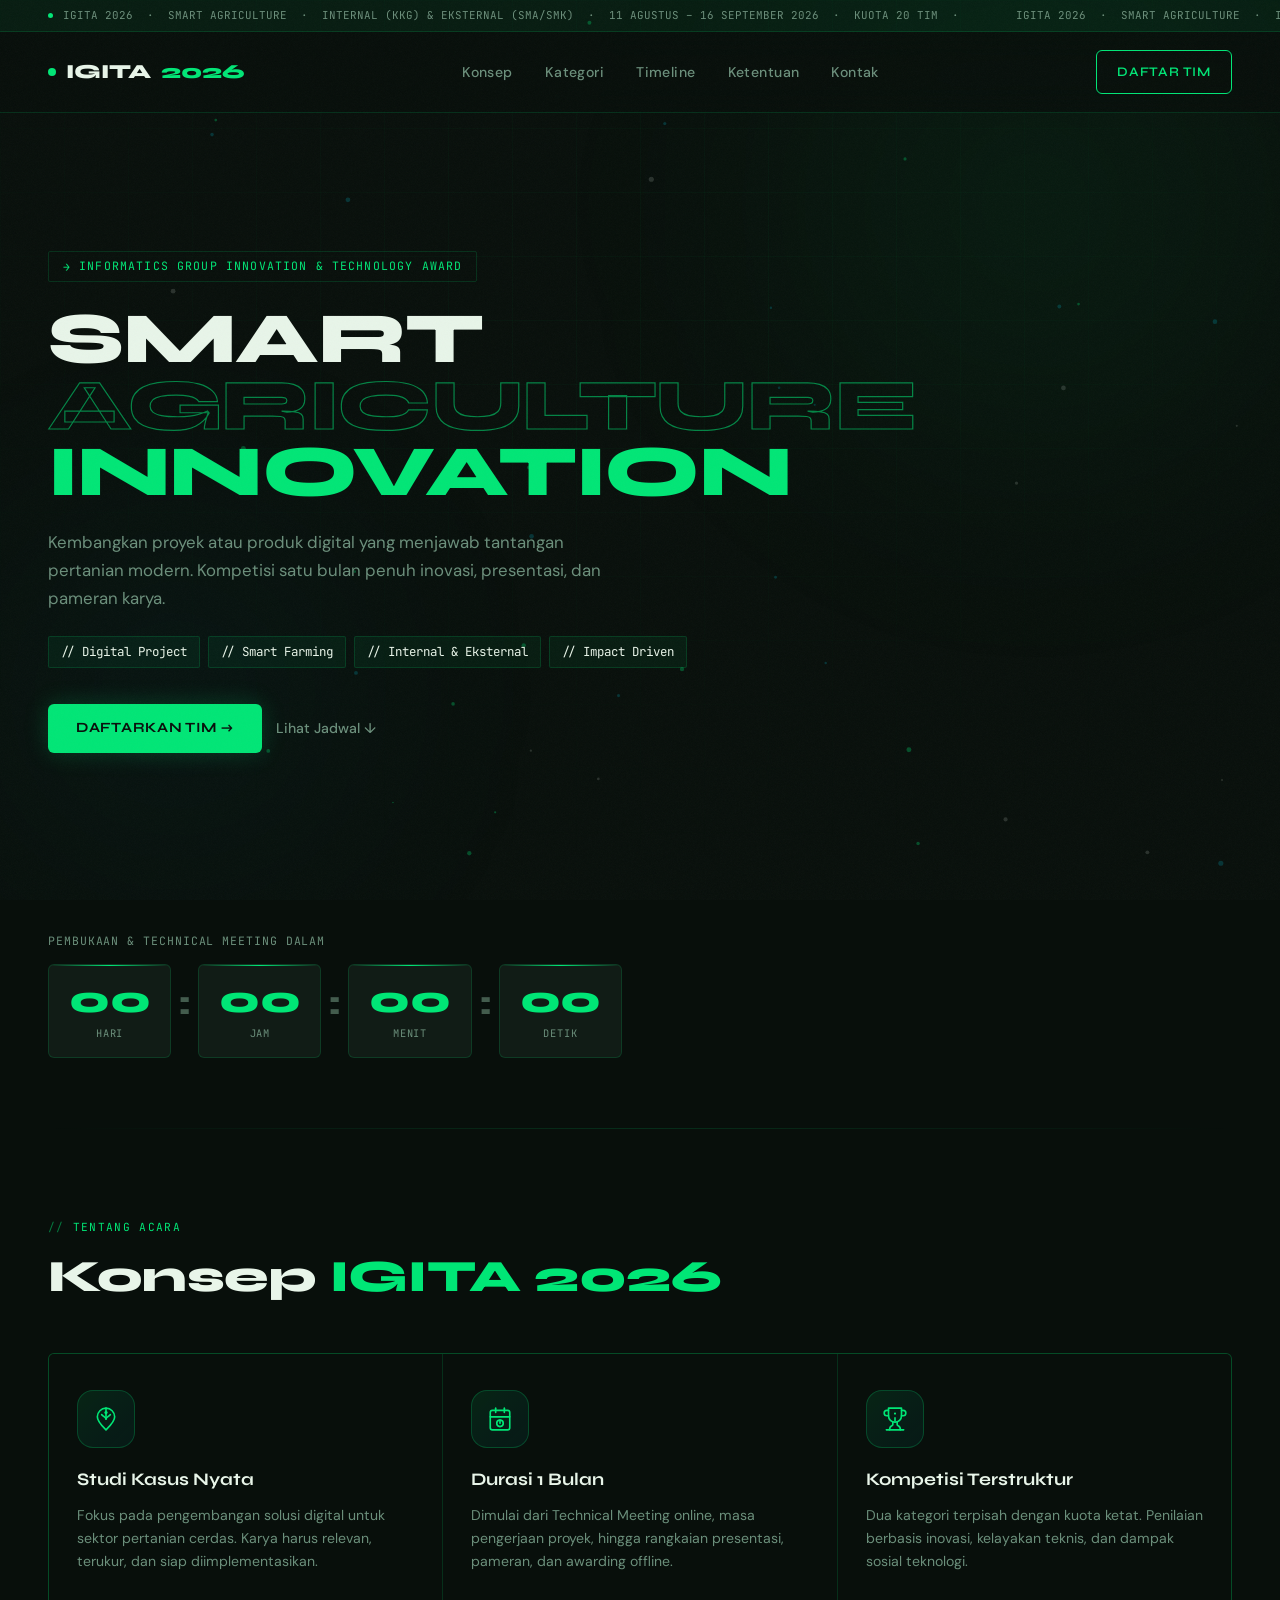
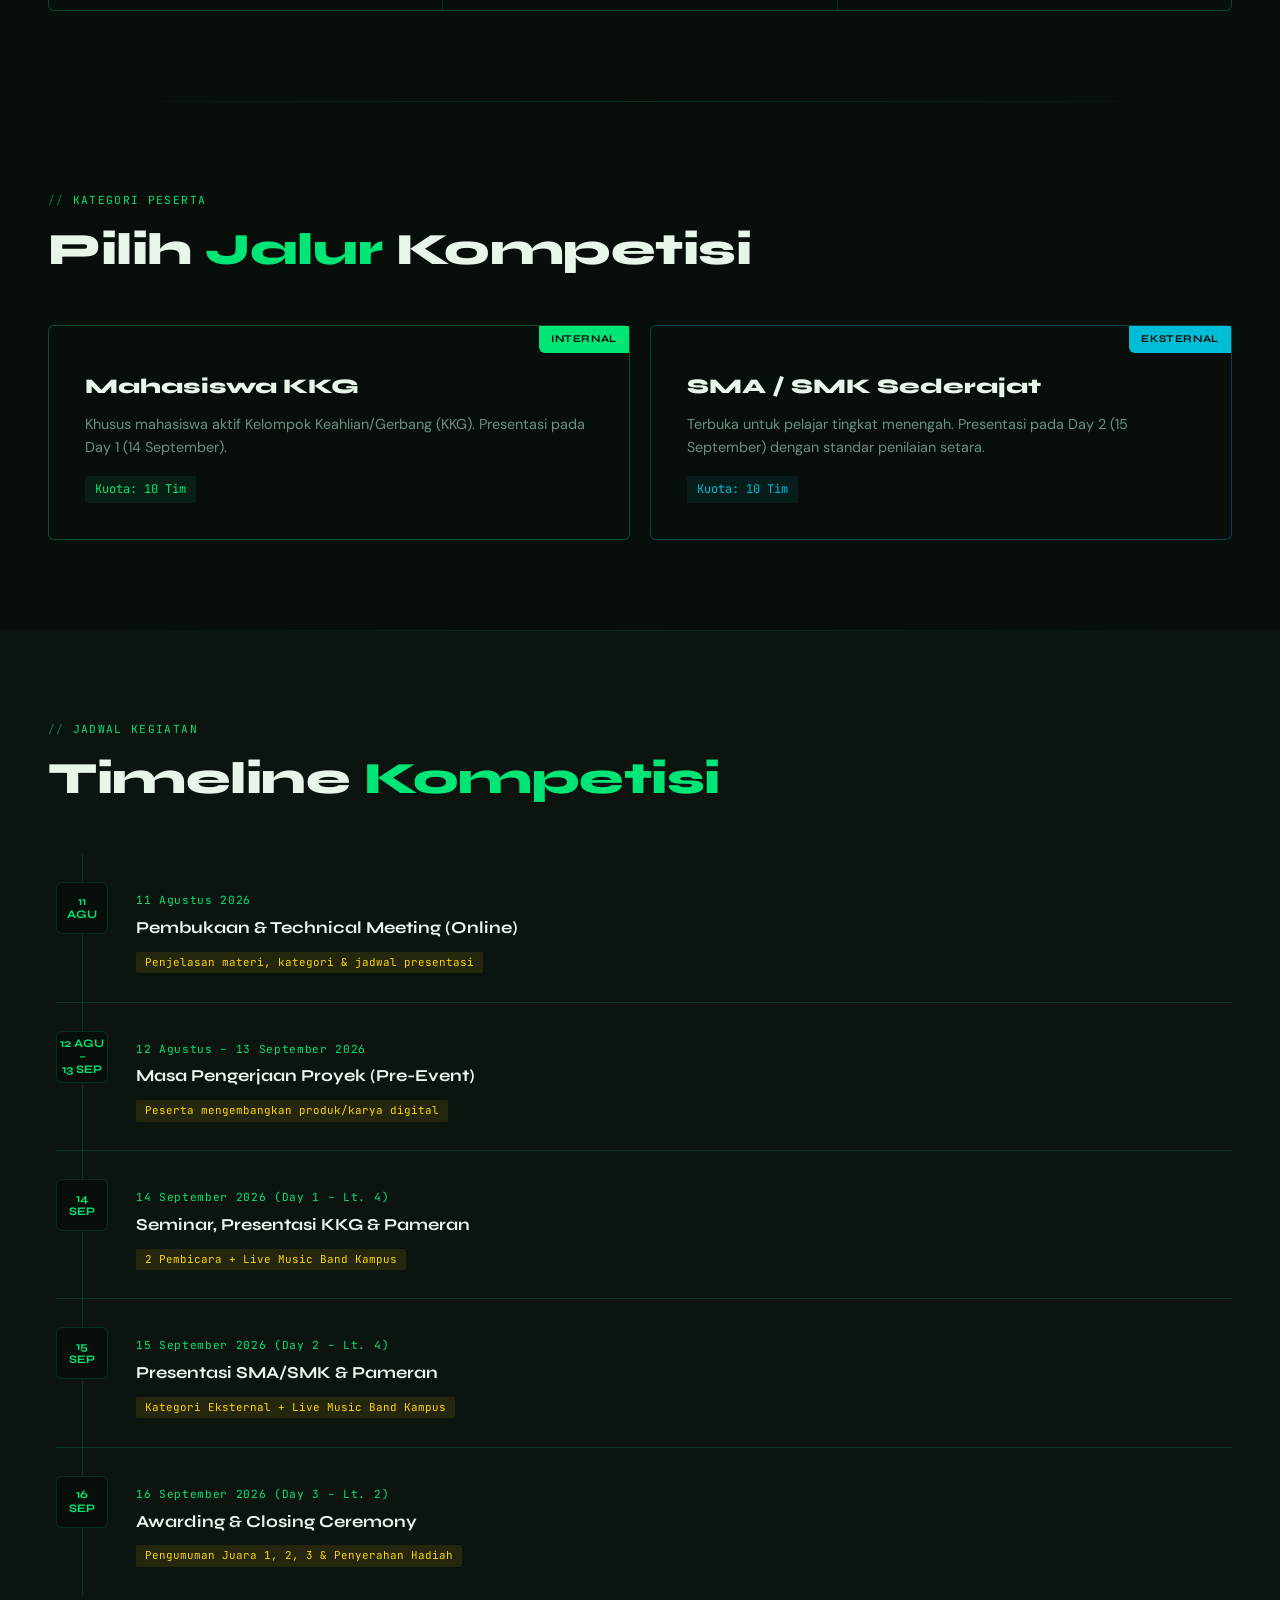
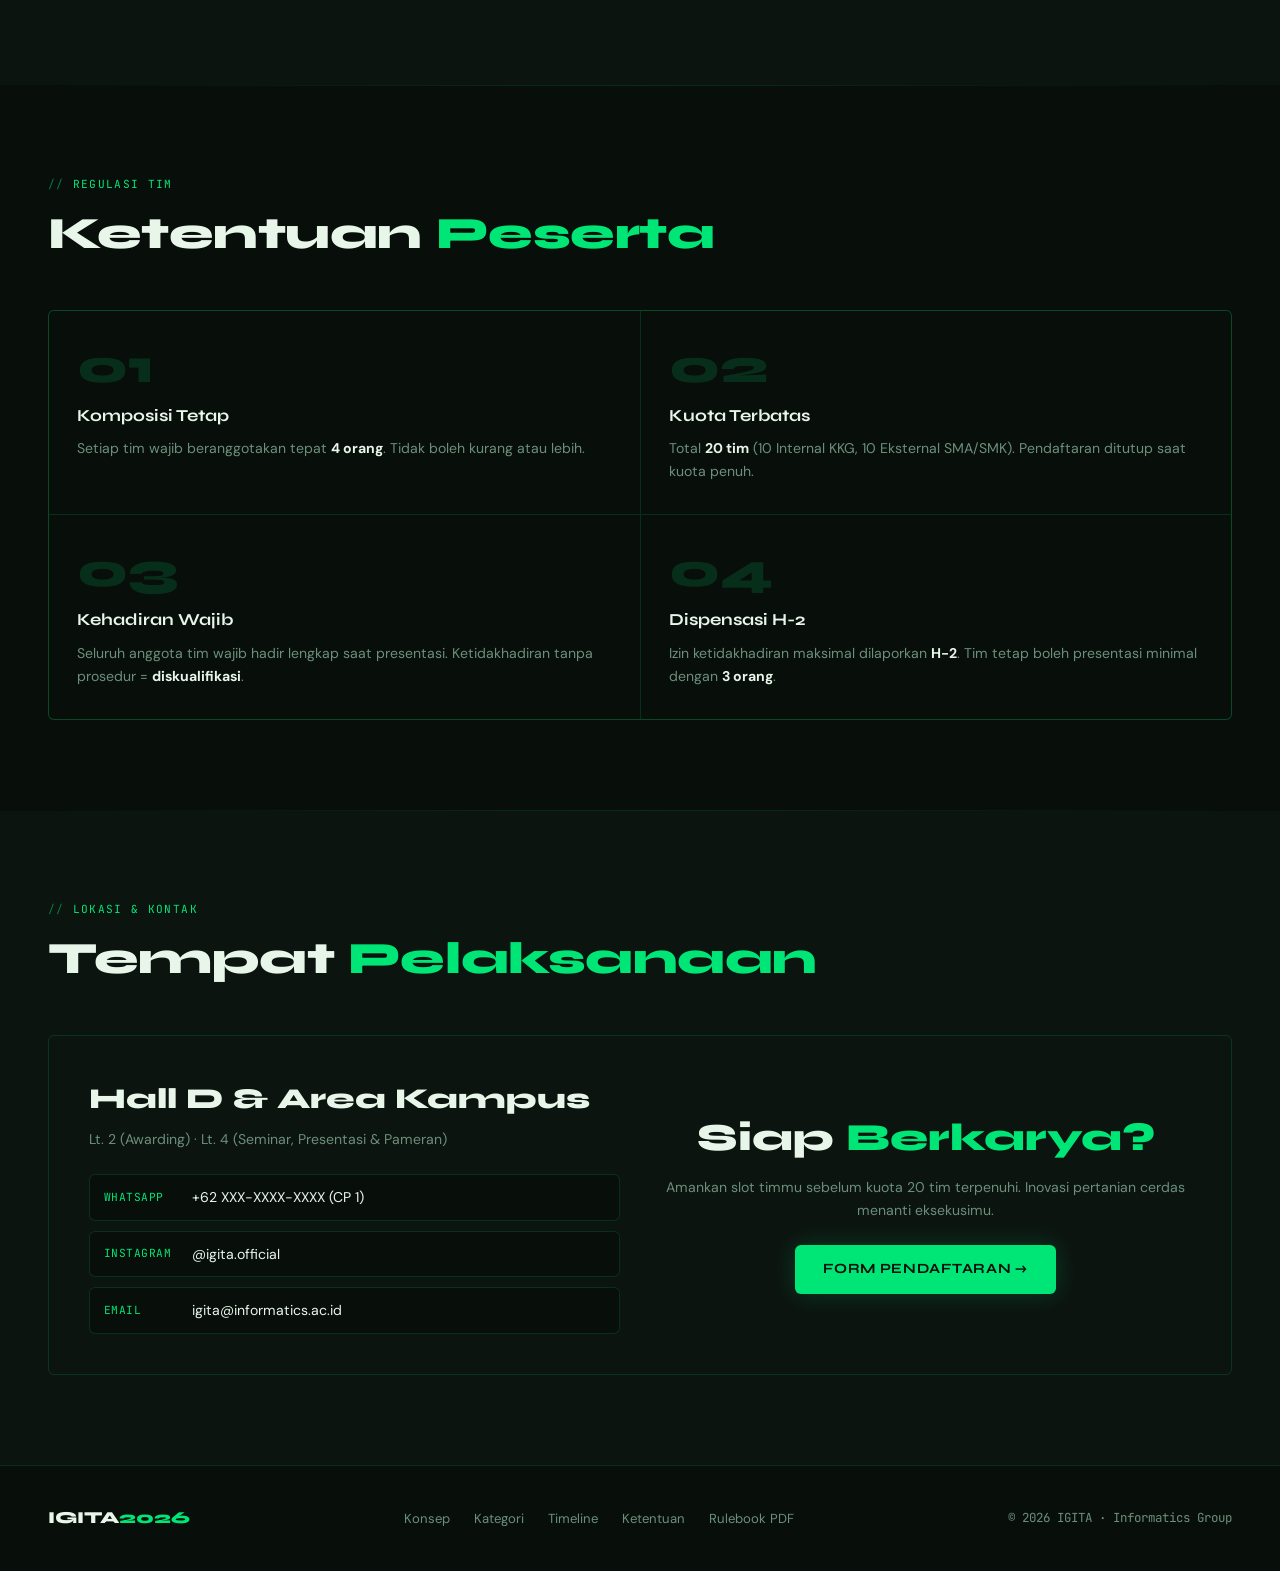
<file: index.html>
<!DOCTYPE html>
<html lang="id">
<head>
  <meta charset="UTF-8">
  <meta name="viewport" content="width=device-width, initial-scale=1.0">
  <title>IGITA 2026 | Informatics Group Innovation & Technology Award</title>
  <meta name="description" content="IGITA 2026: Kompetisi pengembangan proyek digital berbasis Smart Agriculture. Terbuka untuk Mahasiswa KKG & Siswa SMA/SMK. Daftarkan timmu sekarang!">
  <meta property="og:title" content="IGITA 2026 | Smart Agriculture Innovation">
  <meta property="og:description" content="Kompetisi inovasi teknologi pertanian cerdas. 11 Agustus – 16 September 2026. Kuota terbatas 20 tim.">
  <meta property="og:type" content="website">
  <meta name="theme-color" content="#080f0b">
  <link href="https://fonts.googleapis.com/css2?family=Syne:wght@400;600;700;800&family=DM+Sans:wght@300;400;500&family=JetBrains+Mono:wght@400;700&display=swap" rel="stylesheet">
  <link rel="stylesheet" href="style.css">
</head>
<body>

  <a href="#main-content" class="skip-link">Langsung ke konten</a>

  <div class="global-bg" aria-hidden="true">
    <div class="global-grid"></div>
    <div class="global-glow glow-1"></div>
    <div class="global-glow glow-2"></div>
    <canvas id="particle-canvas"></canvas>
  </div>

  <div class="status-bar" aria-hidden="true">
    <div class="status-dot"></div>
    <div class="status-scroll">
      <span>IGITA 2026 &nbsp;·&nbsp; SMART AGRICULTURE &nbsp;·&nbsp; INTERNAL (KKG) &amp; EKSTERNAL (SMA/SMK) &nbsp;·&nbsp; 11 AGUSTUS – 16 SEPTEMBER 2026 &nbsp;·&nbsp; KUOTA 20 TIM &nbsp;·&nbsp;</span>
      <span>IGITA 2026 &nbsp;·&nbsp; SMART AGRICULTURE &nbsp;·&nbsp; INTERNAL (KKG) &amp; EKSTERNAL (SMA/SMK) &nbsp;·&nbsp; 11 AGUSTUS – 16 SEPTEMBER 2026 &nbsp;·&nbsp; KUOTA 20 TIM &nbsp;·&nbsp;</span>
    </div>
  </div>

  <nav id="navbar" aria-label="Navigasi Utama">
    <a href="#" class="nav-logo">
      <div class="dot"></div>
      IGITA<span>2026</span>
    </a>
    <div class="nav-links">
      <a href="#concept">Konsep</a>
      <a href="#categories">Kategori</a>
      <a href="#timeline">Timeline</a>
      <a href="#rules">Ketentuan</a>
      <a href="#contact">Kontak</a>
    </div>
    <a href="daftar.html" class="nav-cta">Daftar Tim</a>
    <button class="nav-burger" id="nav-burger" aria-label="Buka menu navigasi" aria-expanded="false" aria-controls="mobile-nav" type="button">
      <span></span><span></span><span></span>
    </button>
  </nav>

  <nav class="mobile-nav" id="mobile-nav" aria-label="Navigasi Mobile" aria-hidden="true">
    <a href="#concept">Konsep</a>
    <a href="#categories">Kategori</a>
    <a href="#timeline">Timeline</a>
    <a href="#rules">Ketentuan</a>
    <a href="#contact">Kontak</a>
    <a href="daftar.html" class="mobile-cta">Daftar Tim →</a>
  </nav>

  <main id="main-content">
    <section class="hero">
      <div class="hero-content">
        <div class="hero-badge">Informatics Group Innovation &amp; Technology Award</div>
        <h1 class="hero-title">
          <span class="line1">SMART</span>
          <span class="line2">AGRICULTURE</span>
          <span class="line3">INNOVATION</span>
        </h1>
        <p class="hero-sub">Kembangkan proyek atau produk digital yang menjawab tantangan pertanian modern. Kompetisi satu bulan penuh inovasi, presentasi, dan pameran karya.</p>
        <div class="hero-tags">
          <div class="hero-tag">// Digital Project</div>
          <div class="hero-tag">// Smart Farming</div>
          <div class="hero-tag">// Internal &amp; Eksternal</div>
          <div class="hero-tag">// Impact Driven</div>
        </div>
        <div class="hero-actions">
          <a href="daftar.html" class="btn-primary">Daftarkan Tim →</a>
          <a href="#timeline" class="btn-secondary">Lihat Jadwal ↓</a>
        </div>
      </div>
    </section>

    <div class="countdown-section">
      <div class="countdown-label">Pembukaan &amp; Technical Meeting dalam</div>
      <div class="countdown-wrap">
        <div class="count-block"><div class="count-num" id="cd-days">--</div><div class="count-label">Hari</div></div>
        <div class="count-sep">:</div>
        <div class="count-block"><div class="count-num" id="cd-hours">--</div><div class="count-label">Jam</div></div>
        <div class="count-sep">:</div>
        <div class="count-block"><div class="count-num" id="cd-mins">--</div><div class="count-label">Menit</div></div>
        <div class="count-sep">:</div>
        <div class="count-block"><div class="count-num" id="cd-secs">--</div><div class="count-label">Detik</div></div>
      </div>
    </div>

    <div class="divider"></div>

    <section id="concept">
      <div class="section-label">Tentang Acara</div>
      <h2 class="section-title">Konsep <em>IGITA 2026</em></h2>
      <div class="concept-grid reveal">
        <div class="concept-card">
          <div class="icon-box">
            <svg class="icon-modern" viewBox="0 0 24 24" fill="none" stroke="currentColor" stroke-width="1.5" stroke-linecap="round" stroke-linejoin="round" aria-hidden="true">
              <path d="M12 22c4-4 8-7.5 8-12a8 8 0 1 0-16 0c0 4.5 4 8 8 12z"/><path d="M12 12V2"/><path d="M8 8c2 2 4 3 4 4"/><path d="M16 8c-2 2-4 3-4 4"/><circle cx="12" cy="6" r="1.5" fill="currentColor" stroke="none"/>
            </svg>
          </div>
          <div class="card-title">Studi Kasus Nyata</div>
          <div class="card-desc">Fokus pada pengembangan solusi digital untuk sektor pertanian cerdas. Karya harus relevan, terukur, dan siap diimplementasikan.</div>
        </div>
        <div class="concept-card">
          <div class="icon-box">
            <svg class="icon-modern" viewBox="0 0 24 24" fill="none" stroke="currentColor" stroke-width="1.5" stroke-linecap="round" stroke-linejoin="round" aria-hidden="true">
              <rect x="3" y="4" width="18" height="18" rx="2"/><path d="M16 2v4"/><path d="M8 2v4"/><path d="M3 10h18"/><circle cx="12" cy="16" r="3"/><path d="M12 13v3"/>
            </svg>
          </div>
          <div class="card-title">Durasi 1 Bulan</div>
          <div class="card-desc">Dimulai dari Technical Meeting online, masa pengerjaan proyek, hingga rangkaian presentasi, pameran, dan awarding offline.</div>
        </div>
        <div class="concept-card">
          <div class="icon-box">
            <svg class="icon-modern" viewBox="0 0 24 24" fill="none" stroke="currentColor" stroke-width="1.5" stroke-linecap="round" stroke-linejoin="round" aria-hidden="true">
              <path d="M6 9H4.5a2.5 2.5 0 0 1 0-5H6"/><path d="M18 9h1.5a2.5 2.5 0 0 0 0-5H18"/><path d="M4 22h16"/><path d="M10 14.66V17c0 .55-.47.98-.97 1.21C7.85 18.75 7 20 7 22"/><path d="M14 14.66V17c0 .55.47.98.97 1.21C16.15 18.75 17 20 17 22"/><path d="M18 2H6v7a6 6 0 0 0 12 0V2Z"/><path d="M12 11v3"/><circle cx="12" cy="7" r="1" fill="currentColor" stroke="none"/>
            </svg>
          </div>
          <div class="card-title">Kompetisi Terstruktur</div>
          <div class="card-desc">Dua kategori terpisah dengan kuota ketat. Penilaian berbasis inovasi, kelayakan teknis, dan dampak sosial teknologi.</div>
        </div>
      </div>
    </section>

    <div class="divider"></div>

    <section id="categories">
      <div class="section-label">Kategori Peserta</div>
      <h2 class="section-title">Pilih <em>Jalur</em> Kompetisi</h2>
      <div class="cat-grid reveal">
        <div class="cat-card internal">
          <div class="cat-badge">INTERNAL</div>
          <div class="cat-title">Mahasiswa KKG</div>
          <div class="cat-desc">Khusus mahasiswa aktif Kelompok Keahlian/Gerbang (KKG). Presentasi pada Day 1 (14 September).</div>
          <div class="cat-quota">Kuota: 10 Tim</div>
        </div>
        <div class="cat-card external">
          <div class="cat-badge">EKSTERNAL</div>
          <div class="cat-title">SMA / SMK Sederajat</div>
          <div class="cat-desc">Terbuka untuk pelajar tingkat menengah. Presentasi pada Day 2 (15 September) dengan standar penilaian setara.</div>
          <div class="cat-quota">Kuota: 10 Tim</div>
        </div>
      </div>
    </section>

    <div class="divider"></div>

    <section class="timeline-section" id="timeline">
      <div class="section-label">Jadwal Kegiatan</div>
      <h2 class="section-title">Timeline <em>Kompetisi</em></h2>
      <div class="timeline reveal">
        <div class="tl-item" data-start="2026-08-11" data-end="2026-08-11">
          <div class="tl-dot">11<br>AGU</div>
          <div class="tl-content">
            <div class="tl-date">11 Agustus 2026</div>
            <div class="tl-title">Pembukaan &amp; Technical Meeting (Online)</div>
            <div class="tl-status">Penjelasan materi, kategori &amp; jadwal presentasi</div>
          </div>
        </div>
        <div class="tl-item" data-start="2026-08-12" data-end="2026-09-13">
          <div class="tl-dot">12 AGU<br>–<br>13 SEP</div>
          <div class="tl-content">
            <div class="tl-date">12 Agustus – 13 September 2026</div>
            <div class="tl-title">Masa Pengerjaan Proyek (Pre-Event)</div>
            <div class="tl-status">Peserta mengembangkan produk/karya digital</div>
          </div>
        </div>
        <div class="tl-item" data-start="2026-09-14" data-end="2026-09-14">
          <div class="tl-dot">14<br>SEP</div>
          <div class="tl-content">
            <div class="tl-date">14 September 2026 (Day 1 – Lt. 4)</div>
            <div class="tl-title">Seminar, Presentasi KKG &amp; Pameran</div>
            <div class="tl-status">2 Pembicara + Live Music Band Kampus</div>
          </div>
        </div>
        <div class="tl-item" data-start="2026-09-15" data-end="2026-09-15">
          <div class="tl-dot">15<br>SEP</div>
          <div class="tl-content">
            <div class="tl-date">15 September 2026 (Day 2 – Lt. 4)</div>
            <div class="tl-title">Presentasi SMA/SMK &amp; Pameran</div>
            <div class="tl-status">Kategori Eksternal + Live Music Band Kampus</div>
          </div>
        </div>
        <div class="tl-item" data-start="2026-09-16" data-end="2026-09-16">
          <div class="tl-dot">16<br>SEP</div>
          <div class="tl-content">
            <div class="tl-date">16 September 2026 (Day 3 – Lt. 2)</div>
            <div class="tl-title">Awarding &amp; Closing Ceremony</div>
            <div class="tl-status">Pengumuman Juara 1, 2, 3 &amp; Penyerahan Hadiah</div>
          </div>
        </div>
      </div>
    </section>

    <div class="divider"></div>

    <section id="rules">
      <div class="section-label">Regulasi Tim</div>
      <h2 class="section-title">Ketentuan <em>Peserta</em></h2>
      <div class="rules-grid reveal">
        <div class="rule-card">
          <div class="rule-num">01</div>
          <div class="rule-title">Komposisi Tetap</div>
          <div class="rule-desc">Setiap tim wajib beranggotakan tepat <strong>4 orang</strong>. Tidak boleh kurang atau lebih.</div>
        </div>
        <div class="rule-card">
          <div class="rule-num">02</div>
          <div class="rule-title">Kuota Terbatas</div>
          <div class="rule-desc">Total <strong>20 tim</strong> (10 Internal KKG, 10 Eksternal SMA/SMK). Pendaftaran ditutup saat kuota penuh.</div>
        </div>
        <div class="rule-card">
          <div class="rule-num">03</div>
          <div class="rule-title">Kehadiran Wajib</div>
          <div class="rule-desc">Seluruh anggota tim wajib hadir lengkap saat presentasi. Ketidakhadiran tanpa prosedur = <strong>diskualifikasi</strong>.</div>
        </div>
        <div class="rule-card">
          <div class="rule-num">04</div>
          <div class="rule-title">Dispensasi H-2</div>
          <div class="rule-desc">Izin ketidakhadiran maksimal dilaporkan <strong>H-2</strong>. Tim tetap boleh presentasi minimal dengan <strong>3 orang</strong>.</div>
        </div>
      </div>
    </section>

    <div class="divider"></div>

    <section class="contact-section" id="contact">
      <div class="section-label">Lokasi &amp; Kontak</div>
      <h2 class="section-title">Tempat <em>Pelaksanaan</em></h2>
      <div class="contact-card reveal">
        <div>
          <div class="contact-name">Hall D &amp; Area Kampus</div>
          <div class="contact-role">Lt. 2 (Awarding) · Lt. 4 (Seminar, Presentasi &amp; Pameran)</div>
          <div class="contact-links">
            <a href="#" class="contact-link">
              <span class="platform">WhatsApp</span>
              <span>+62 XXX-XXXX-XXXX (CP 1)</span>
            </a>
            <a href="#" class="contact-link">
              <span class="platform">Instagram</span>
              <span>@igita.official</span>
            </a>
            <a href="#" class="contact-link">
              <span class="platform">Email</span>
              <span>igita@informatics.ac.id</span>
            </a>
          </div>
        </div>
        <div class="contact-cta">
          <div class="cta-big">Siap <em>Berkarya?</em></div>
          <div class="cta-sub">Amankan slot timmu sebelum kuota 20 tim terpenuhi. Inovasi pertanian cerdas menanti eksekusimu.</div>
          <a href="daftar.html" class="btn-primary cta-btn">Form Pendaftaran →</a>
        </div>
      </div>
    </section>
  </main>

  <footer>
    <div class="footer-brand">IGITA<span>2026</span></div>
    <div class="footer-links">
      <a href="#concept">Konsep</a>
      <a href="#categories">Kategori</a>
      <a href="#timeline">Timeline</a>
      <a href="#rules">Ketentuan</a>
      <a href="#">Rulebook PDF</a>
    </div>
    <div class="footer-copy">© 2026 IGITA · Informatics Group</div>
  </footer>

  

  <script src="script.js"></script>
</body>
</html>
</file>
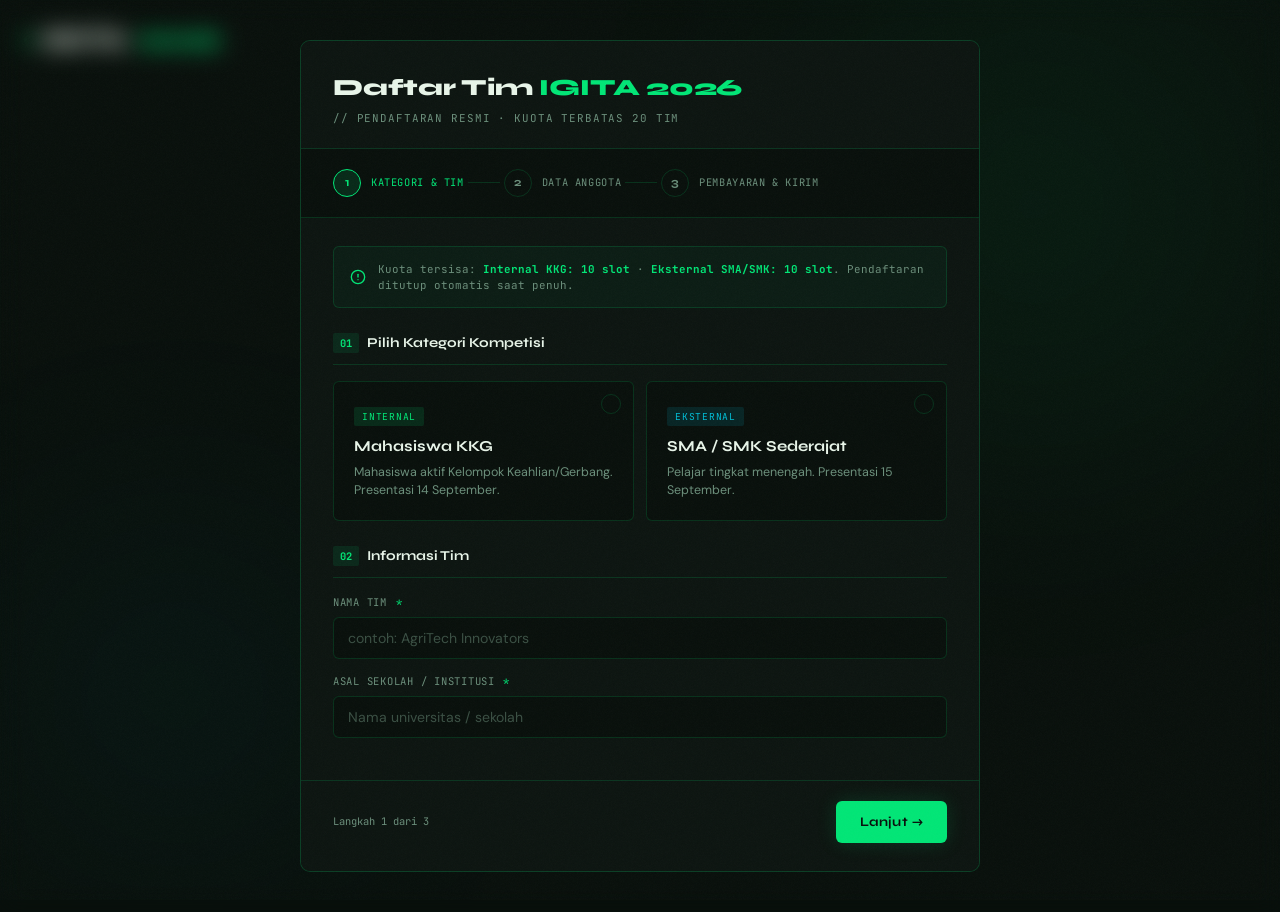
<file: daftar.html>
<!DOCTYPE html>
<html lang="id">
<head>
  <meta charset="UTF-8">
  <meta name="viewport" content="width=device-width, initial-scale=1.0">
  <title>Pendaftaran Tim | IGITA 2026</title>
  <meta name="theme-color" content="#080f0b">
  <link href="https://fonts.googleapis.com/css2?family=Syne:wght@400;600;700;800&family=DM+Sans:wght@300;400;500&family=JetBrains+Mono:wght@400;700&display=swap" rel="stylesheet">
  <link rel="stylesheet" href="style.css">
  <style>
    body { padding-top: 0; display: flex; flex-direction: column; align-items: center; justify-content: center; min-height: 100vh; background: var(--bg); }
    .reg-overlay { position: static; opacity: 1; pointer-events: all; background: transparent; padding: 40px 20px; width: 100%; display: flex; }
    .reg-modal { transform: none !important; max-height: none; margin: 0 auto; }
    .reg-close { display: none !important; }
    .nav-logo-wrap { position: absolute; top: 24px; left: 24px; text-decoration: none; }
    @media (max-width: 680px) {
        .nav-logo-wrap { position: relative; top: 0; left: 0; margin-bottom: 20px; align-self: flex-start; margin-left: 20px; }
        body { justify-content: flex-start; padding-top: 20px; }
    }
  </style>
</head>
<body>
  <div class="global-bg" aria-hidden="true">
    <div class="global-grid"></div>
    <div class="global-glow glow-1"></div>
    <div class="global-glow glow-2"></div>
  </div>

  <a href="index.html" class="nav-logo nav-logo-wrap">
    <div class="dot"></div>
    IGITA<span style="color: var(--accent);">2026</span>
  </a>

<!-- =============================================
       REGISTRATION MODAL
       ============================================= -->
  <div class="reg-overlay" id="reg-overlay" role="dialog" aria-modal="true" aria-label="Form Pendaftaran IGITA 2026">
    <div class="reg-modal" id="reg-modal">

      <!-- Header -->
      <div class="reg-header">
        <div class="reg-header-left">
          <div class="reg-title">Daftar Tim <span>IGITA 2026</span></div>
          <div class="reg-subtitle">// Pendaftaran Resmi · Kuota Terbatas 20 Tim</div>
        </div>
        <button class="reg-close" id="reg-close-btn" aria-label="Tutup form pendaftaran">✕</button>
      </div>

      <!-- Step Indicator -->
      <div class="reg-steps" id="reg-steps" aria-label="Langkah pendaftaran">
        <div class="reg-step active" data-step="1">
          <div class="step-num">1</div>
          <div class="step-label">Kategori & Tim</div>
        </div>
        <div class="step-connector" id="conn-1-2"></div>
        <div class="reg-step" data-step="2">
          <div class="step-num">2</div>
          <div class="step-label">Data Anggota</div>
        </div>
        <div class="step-connector" id="conn-2-3"></div>
        <div class="reg-step" data-step="3">
          <div class="step-num">3</div>
          <div class="step-label">Pembayaran & Kirim</div>
        </div>
      </div>

      <!-- STEP 1: Kategori & Info Tim -->
      <div class="reg-body">

        <!-- STEP 1: Kategori & Info Tim -->
        <div class="reg-panel active" id="panel-1">
          <div class="quota-info">
            <svg width="16" height="16" viewBox="0 0 24 24" fill="none" stroke="currentColor" stroke-width="2" stroke-linecap="round" stroke-linejoin="round"><circle cx="12" cy="12" r="10"/><path d="M12 8v4"/><path d="M12 16h.01"/></svg>
            <div class="quota-info-text">Kuota tersisa: <strong>Internal KKG: 10 slot</strong> · <strong>Eksternal SMA/SMK: 10 slot</strong>. Pendaftaran ditutup otomatis saat penuh.</div>
          </div>

          <div class="form-section-title">
            <span class="sec-num">01</span>
            Pilih Kategori Kompetisi
          </div>

          <div class="cat-select-grid">
            <label class="cat-select-card" id="card-internal">
              <input type="radio" name="kategori" value="internal" id="radio-internal">
              <div class="cat-check"></div>
              <div class="cat-card-badge">INTERNAL</div>
              <div class="cat-card-title">Mahasiswa KKG</div>
              <div class="cat-card-desc">Mahasiswa aktif Kelompok Keahlian/Gerbang. Presentasi 14 September.</div>
            </label>
            <label class="cat-select-card ext" id="card-external">
              <input type="radio" name="kategori" value="external" id="radio-external">
              <div class="cat-check"></div>
              <div class="cat-card-badge">EKSTERNAL</div>
              <div class="cat-card-title">SMA / SMK Sederajat</div>
              <div class="cat-card-desc">Pelajar tingkat menengah. Presentasi 15 September.</div>
            </label>
          </div>
          <div class="form-error" id="err-kategori">Silakan pilih kategori kompetisi.</div>

          <div class="form-section-title">
            <span class="sec-num">02</span>
            Informasi Tim
          </div>

          <div class="form-row single">
            <div class="form-group">
              <label class="form-label" for="nama-tim">Nama Tim <span class="req">*</span></label>
              <input type="text" class="form-input" id="nama-tim" placeholder="contoh: AgriTech Innovators" autocomplete="off">
              <div class="form-error" id="err-nama-tim">Nama tim wajib diisi.</div>
            </div>
          </div>

          <div class="form-row single" id="row-asal-institusi">
            <div class="form-group">
              <label class="form-label" for="asal-institusi">Asal Sekolah / Institusi <span class="req">*</span></label>
              <input type="text" class="form-input" id="asal-institusi" placeholder="Nama universitas / sekolah" autocomplete="off">
              <div class="form-error" id="err-asal-institusi">Asal institusi wajib diisi.</div>
            </div>
          </div>
        </div>

        <!-- STEP 2: Data Anggota -->
        <div class="reg-panel" id="panel-2">
          <div class="form-section-title" style="margin-top:0">
            <span class="sec-num">03</span>
            Data Anggota Tim (4 Utama, 1 Cadangan)
          </div>

          <!-- Anggota 1 -->
          <div class="member-card">
            <div class="member-card-header">
              <div class="member-badge leader">Ketua Tim</div>
              <div class="member-title">Anggota 1</div>
            </div>
            <div class="form-row">
              <div class="form-group">
                <label class="form-label" for="m1-nama">Nama Lengkap <span class="req">*</span></label>
                <input type="text" class="form-input" id="m1-nama" placeholder="Nama sesuai identitas">
                <div class="form-error" id="err-m1-nama">Nama lengkap wajib diisi.</div>
              </div>
              <div class="form-group">
                <label class="form-label" for="m1-email">Email Aktif <span class="req">*</span></label>
                <input type="email" class="form-input" id="m1-email" placeholder="email@domain.com">
                <div class="form-error" id="err-m1-email">Email valid wajib diisi.</div>
              </div>
            </div>
            <div class="form-row">
              <div class="form-group">
                <label class="form-label" for="m1-hp">No. HP / WA <span class="req">*</span></label>
                <input type="tel" class="form-input" id="m1-hp" placeholder="08xxxxxxxxxx">
                <div class="form-error" id="err-m1-hp">Nomor HP wajib diisi.</div>
              </div>
              <div class="form-group">
                <label class="form-label" for="m1-ig">User Instagram <span class="req">*</span></label>
                <input type="text" class="form-input" id="m1-ig" placeholder="@username (untuk Twibbon)">
                <div class="form-error" id="err-m1-ig">User Instagram wajib diisi.</div>
              </div>
            </div>
          </div>

          <!-- Anggota 2 -->
          <div class="member-card">
            <div class="member-card-header">
              <div class="member-badge">Anggota 2</div>
              <div class="member-title">Anggota 2</div>
            </div>
            <div class="form-row">
              <div class="form-group">
                <label class="form-label" for="m2-nama">Nama Lengkap <span class="req">*</span></label>
                <input type="text" class="form-input" id="m2-nama" placeholder="Nama sesuai identitas">
                <div class="form-error" id="err-m2-nama">Nama lengkap wajib diisi.</div>
              </div>
              <div class="form-group">
                <label class="form-label" for="m2-email">Email Aktif <span class="req">*</span></label>
                <input type="email" class="form-input" id="m2-email" placeholder="email@domain.com">
                <div class="form-error" id="err-m2-email">Email valid wajib diisi.</div>
              </div>
            </div>
            <div class="form-row">
              <div class="form-group">
                <label class="form-label" for="m2-hp">No. HP / WA <span class="req">*</span></label>
                <input type="tel" class="form-input" id="m2-hp" placeholder="08xxxxxxxxxx">
                <div class="form-error" id="err-m2-hp">Nomor HP wajib diisi.</div>
              </div>
              <div class="form-group">
                <label class="form-label" for="m2-ig">User Instagram <span class="req">*</span></label>
                <input type="text" class="form-input" id="m2-ig" placeholder="@username (untuk Twibbon)">
                <div class="form-error" id="err-m2-ig">User Instagram wajib diisi.</div>
              </div>
            </div>
          </div>

          <!-- Anggota 3 -->
          <div class="member-card">
            <div class="member-card-header">
              <div class="member-badge">Anggota 3</div>
              <div class="member-title">Anggota 3</div>
            </div>
            <div class="form-row">
              <div class="form-group">
                <label class="form-label" for="m3-nama">Nama Lengkap <span class="req">*</span></label>
                <input type="text" class="form-input" id="m3-nama" placeholder="Nama sesuai identitas">
                <div class="form-error" id="err-m3-nama">Nama lengkap wajib diisi.</div>
              </div>
              <div class="form-group">
                <label class="form-label" for="m3-email">Email Aktif <span class="req">*</span></label>
                <input type="email" class="form-input" id="m3-email" placeholder="email@domain.com">
                <div class="form-error" id="err-m3-email">Email valid wajib diisi.</div>
              </div>
            </div>
            <div class="form-row">
              <div class="form-group">
                <label class="form-label" for="m3-hp">No. HP / WA <span class="req">*</span></label>
                <input type="tel" class="form-input" id="m3-hp" placeholder="08xxxxxxxxxx">
                <div class="form-error" id="err-m3-hp">Nomor HP wajib diisi.</div>
              </div>
              <div class="form-group">
                <label class="form-label" for="m3-ig">User Instagram <span class="req">*</span></label>
                <input type="text" class="form-input" id="m3-ig" placeholder="@username (untuk Twibbon)">
                <div class="form-error" id="err-m3-ig">User Instagram wajib diisi.</div>
              </div>
            </div>
          </div>

          <!-- Anggota 4 -->
          <div class="member-card">
            <div class="member-card-header">
              <div class="member-badge">Anggota 4</div>
              <div class="member-title">Anggota 4</div>
            </div>
            <div class="form-row">
              <div class="form-group">
                <label class="form-label" for="m4-nama">Nama Lengkap <span class="req">*</span></label>
                <input type="text" class="form-input" id="m4-nama" placeholder="Nama sesuai identitas">
                <div class="form-error" id="err-m4-nama">Nama lengkap wajib diisi.</div>
              </div>
              <div class="form-group">
                <label class="form-label" for="m4-email">Email Aktif <span class="req">*</span></label>
                <input type="email" class="form-input" id="m4-email" placeholder="email@domain.com">
                <div class="form-error" id="err-m4-email">Email valid wajib diisi.</div>
              </div>
            </div>
            <div class="form-row">
              <div class="form-group">
                <label class="form-label" for="m4-hp">No. HP / WA <span class="req">*</span></label>
                <input type="tel" class="form-input" id="m4-hp" placeholder="08xxxxxxxxxx">
                <div class="form-error" id="err-m4-hp">Nomor HP wajib diisi.</div>
              </div>
              <div class="form-group">
                <label class="form-label" for="m4-ig">User Instagram <span class="req">*</span></label>
                <input type="text" class="form-input" id="m4-ig" placeholder="@username (untuk Twibbon)">
                <div class="form-error" id="err-m4-ig">User Instagram wajib diisi.</div>
              </div>
            </div>
          </div>

          <!-- Anggota 5 -->
          <div class="member-card">
            <div class="member-card-header">
              <div class="member-badge cadangan">Anggota Cadangan</div>
              <div class="member-title">Anggota 5 (Cadangan - Opsional)</div>
            </div>
            <div class="form-row">
              <div class="form-group">
                <label class="form-label" for="m5-nama">Nama Lengkap </label>
                <input type="text" class="form-input" id="m5-nama" placeholder="Nama sesuai identitas">
                <div class="form-error" id="err-m5-nama">Nama lengkap wajib diisi.</div>
              </div>
              <div class="form-group">
                <label class="form-label" for="m5-email">Email Aktif </label>
                <input type="email" class="form-input" id="m5-email" placeholder="email@domain.com">
                <div class="form-error" id="err-m5-email">Email valid wajib diisi.</div>
              </div>
            </div>
            <div class="form-row">
              <div class="form-group">
                <label class="form-label" for="m5-hp">No. HP / WA </label>
                <input type="tel" class="form-input" id="m5-hp" placeholder="08xxxxxxxxxx">
                <div class="form-error" id="err-m5-hp">Nomor HP wajib diisi.</div>
              </div>
              <div class="form-group">
                <label class="form-label" for="m5-ig">User Instagram </label>
                <input type="text" class="form-input" id="m5-ig" placeholder="@username (untuk Twibbon)">
                <div class="form-error" id="err-m5-ig">User Instagram wajib diisi.</div>
              </div>
            </div>
          </div>

        </div>

        <!-- STEP 3: Submit -->
        <div class="reg-panel" id="panel-3">
          <div class="form-section-title" style="margin-top:0">
            <span class="sec-num">04</span>
            Bukti Pembayaran & Pengiriman
          </div>

          <div class="form-row single">
            <div class="form-group">
              <label class="form-label" for="bukti-bayar">Upload Bukti Pembayaran <span class="req">*</span></label>
              <input type="file" class="form-input" id="bukti-bayar" accept="image/*,application/pdf" style="padding: 8px 14px;">
              <div class="form-helper">Format: JPG, PNG, atau PDF. Maksimal 2MB.</div>
              <div class="form-error" id="err-bukti-bayar">Bukti pembayaran wajib diunggah.</div>
            </div>
          </div>

          <div class="form-section-title">
            <span class="sec-num">05</span>
            Persetujuan &amp; Pengiriman
          </div>

          <div class="form-agreement" id="agree-wrap">
            <input type="checkbox" id="agree-check">
            <label for="agree-check">Saya menyatakan bahwa seluruh informasi yang diisi adalah <strong>benar dan dapat dipertanggungjawabkan</strong>. Saya telah membaca dan menyetujui seluruh ketentuan IGITA 2026.</label>
          </div>
          <div class="form-error" id="err-agree">Anda harus menyetujui ketentuan untuk mendaftar.</div>
        </div>

        <!-- SUCCESS Panel -->
        <div class="reg-success" id="reg-success">
          <div class="success-icon">
            <svg width="32" height="32" viewBox="0 0 24 24" fill="none" stroke="currentColor" stroke-width="2" stroke-linecap="round" stroke-linejoin="round"><polyline points="20 6 9 17 4 12"/></svg>
          </div>
          <div class="success-title">Pendaftaran <span>Berhasil!</span></div>
          <div class="success-sub">Tim kamu telah terdaftar di IGITA 2026. Simpan kode registrasi berikut dan cek email konfirmasi.</div>

          <div class="success-code" id="success-code">IGITA-2026-XXXX</div>

          <div class="success-info" id="success-info">
            <div class="success-info-row">
              <div class="success-info-label">Nama Tim</div>
              <div class="success-info-val" id="suc-team">—</div>
            </div>
            <div class="success-info-row">
              <div class="success-info-label">Kategori</div>
              <div class="success-info-val" id="suc-cat">—</div>
            </div>
            <div class="success-info-row">
              <div class="success-info-label">Institusi</div>
              <div class="success-info-val" id="suc-inst">—</div>
            </div>
            <div class="success-info-row">
              <div class="success-info-label">Email Ketua</div>
              <div class="success-info-val" id="suc-email">—</div>
            </div>
          </div>

          <div class="success-next-steps">
            <div class="success-next-title">// Langkah Selanjutnya</div>
            <div class="success-step">
              <div class="success-step-num">1</div>
              <div class="success-step-text"><strong>Cek email konfirmasi</strong> dari igita@informatics.ac.id dalam 1×24 jam.</div>
            </div>
            <div class="success-step">
              <div class="success-step-num">2</div>
              <div class="success-step-text">Bergabung ke <strong>grup WhatsApp resmi</strong> IGITA 2026 (link dikirim via email).</div>
            </div>
            <div class="success-step">
              <div class="success-step-num">3</div>
              <div class="success-step-text">Hadir pada <strong>Technical Meeting Online, 11 Agustus 2026</strong> pukul 08.00 WIB.</div>
            </div>
          </div>

          <button class="btn-reg-close" id="btn-success-close">Selesai & Tutup</button>
        </div>

      </div><!-- Footer Nav -->
      <div class="reg-footer" id="reg-footer">
        <div class="reg-footer-left" id="step-indicator-text">Langkah 1 dari 3</div>
        <div class="reg-footer-right">
          <button class="btn-reg-back" id="btn-back" style="display:none">← Kembali</button>
          <button class="btn-reg-next" id="btn-next">Lanjut →</button>
          <button class="btn-reg-submit" id="btn-submit">
            <span class="btn-submit-text">Kirim Pendaftaran ✓</span>
            <span class="btn-spinner"></span>
          </button>
        </div>
      </div>

    </div><!-- end reg-modal -->
  </div><!-- end reg-overlay -->

  <script src="register.js"></script>
</body>
</html>
</file>
<file: style.css>
/* ============================================================
   IGITA 2026 — style.css  (fixed & optimised)
   Fixes: status-bar/nav overlap, mobile hamburger, max-width,
          iconFloat hover conflict, :focus-visible, scroll-margin,
          timeline line centre, hero-badge overflow, hyphens,
          stagger animation race-condition
   ============================================================ */

:root {
  --bg:        #080f0b;
  --bg2:       #0c1410;
  --bg3:       #111c16;
  --accent:    #00e676;
  --accent2:   #00bcd4;
  --accent3:   #ffd600;
  --text:      #e8f5e9;
  --muted:     #6b8f7b;
  --border:    rgba(0,230,118,0.15);
  --glow:      0 0 40px rgba(0,230,118,0.2);
  --radius:    6px;
  --status-h:  32px;
  --nav-h:     60px;
  /* FIX #5: fluid side-padding — content width never exceeds ~1280px on wide screens */
  --side-pad:  clamp(48px, calc((100vw - 1280px) / 2 + 48px), 180px);
}

/* ---- RESET ---- */
*, *::before, *::after { margin: 0; padding: 0; box-sizing: border-box; }

html {
  overflow-x: hidden;
  scroll-behavior: smooth;
  /* FIX #11: global scroll-pad so anchors land below both fixed bars */
  scroll-padding-top: calc(var(--status-h) + var(--nav-h) + 16px);
}

body {
  background: var(--bg);
  color: var(--text);
  font-family: 'DM Sans', sans-serif;
  line-height: 1.6;
  overflow-x: hidden;
  overflow-wrap: break-word;
  word-break: break-word;
  /* FIX #10: removed hyphens: auto – breaks Indonesian words oddly */
  -webkit-text-size-adjust: 100%;
  /* FIX #1: push body content below fixed status bar */
  padding-top: var(--status-h);
}

/* FIX #12: skip-to-main for keyboard / screen-reader accessibility */
.skip-link {
  position: fixed; top: -9999px; left: 16px; z-index: 9999;
  background: var(--accent); color: var(--bg);
  padding: 10px 18px; font-weight: 700;
  font-family: 'Syne', sans-serif; border-radius: 0 0 var(--radius) var(--radius);
  text-decoration: none; font-size: 0.85rem; transition: top 0.2s;
}
.skip-link:focus { top: 0; outline: 2px solid var(--bg); outline-offset: 2px; }

/* === GRAIN OVERLAY === */
body::before {
  content: ''; position: fixed; inset: 0; z-index: 9998;
  pointer-events: none; opacity: 0.035;
  background-image: url("data:image/svg+xml,%3Csvg viewBox='0 0 256 256' xmlns='http://www.w3.org/2000/svg'%3E%3Cfilter id='noise'%3E%3CfeTurbulence type='fractalNoise' baseFrequency='0.75' numOctaves='4' stitchTiles='stitch'/%3E%3C/filter%3E%3Crect width='100%25' height='100%25' filter='url(%23noise)'/%3E%3C/svg%3E");
  background-size: 128px;
}

/* === GLOBAL BACKGROUND === */
.global-bg { position: fixed; inset: 0; z-index: -1; pointer-events: none; overflow: hidden; }
.global-grid {
  position: absolute; inset: 0;
  background-image:
    linear-gradient(rgba(0,230,118,0.03) 1px, transparent 1px),
    linear-gradient(90deg, rgba(0,230,118,0.03) 1px, transparent 1px);
  background-size: 64px 64px;
  mask-image: radial-gradient(ellipse 90% 80% at 50% 30%, black 10%, transparent 85%);
  -webkit-mask-image: radial-gradient(ellipse 90% 80% at 50% 30%, black 10%, transparent 85%);
}
.global-glow { position: absolute; border-radius: 50%; pointer-events: none; filter: blur(120px); will-change: transform; opacity: 0.55; }
.glow-1 { width: 850px; height: 850px; background: radial-gradient(circle, rgba(0,230,118,0.14) 0%, transparent 65%); top: -220px; right: -180px; animation: floatOrbGlobal 28s ease-in-out infinite alternate; }
.glow-2 { width: 650px; height: 650px; background: radial-gradient(circle, rgba(0,188,212,0.11) 0%, transparent 65%); bottom: -120px; left: -150px; animation: floatOrbGlobal 34s ease-in-out infinite alternate-reverse; }
@keyframes floatOrbGlobal {
  0%   { transform: translate(0,0) scale(1); }
  50%  { transform: translate(45px,-35px) scale(1.06); }
  100% { transform: translate(-35px,25px) scale(0.96); }
}
#particle-canvas { position: absolute; inset: 0; width: 100%; height: 100%; display: block; opacity: 0.85; }

nav, main, footer, .status-bar { position: relative; z-index: 1; }

/* ============================================================
   FIX #1 — STATUS BAR: now fixed so it is always visible above nav
   Body has padding-top: var(--status-h) to compensate.
   JS adds .collapsed on scroll to slide it away.
   ============================================================ */
.status-bar {
  position: fixed; top: 0; left: 0; right: 0; z-index: 200;
  background: rgba(0,230,118,0.06); border-bottom: 1px solid var(--border);
  height: var(--status-h);
  display: flex; align-items: center; gap: 10px;
  padding: 0 var(--side-pad);
  font-family: 'JetBrains Mono', monospace; font-size: 0.68rem; color: var(--muted);
  overflow: hidden; white-space: nowrap;
  transition: transform 0.35s ease, opacity 0.35s ease;
  will-change: transform;
}
.status-bar.collapsed { transform: translateY(-100%); opacity: 0; pointer-events: none; }
.status-dot { width: 5px; height: 5px; background: var(--accent); border-radius: 50%; animation: pulse 2s infinite; flex-shrink: 0; }
.status-scroll { display: flex; gap: 50px; animation: scrollText 22s linear infinite; width: max-content; }
@keyframes scrollText { from { transform: translateX(0); } to { transform: translateX(-50%); } }

/* ============================================================
   FIX #1 — NAV: starts at top: var(--status-h); slides to 0 on scroll
   ============================================================ */
nav {
  position: fixed;
  top: var(--status-h);   /* sits directly below status bar */
  left: 0; right: 0; z-index: 100;
  display: flex; align-items: center; justify-content: space-between;
  padding: 18px var(--side-pad);
  background: rgba(8,15,11,0.85); backdrop-filter: blur(16px);
  border-bottom: 1px solid var(--border);
  transition: top 0.35s ease, padding 0.3s, background 0.3s;
}
nav.scrolled { top: 0; padding: 12px var(--side-pad); background: rgba(8,15,11,0.97); }

.nav-logo { font-family: 'Syne', sans-serif; font-weight: 800; font-size: 1.25rem; color: var(--text); text-decoration: none; display: flex; align-items: center; gap: 10px; flex-shrink: 0; }
.nav-logo span { color: var(--accent); }
.nav-logo .dot { width: 8px; height: 8px; background: var(--accent); border-radius: 50%; display: inline-block; animation: pulse 2s infinite; }

.nav-links { display: flex; gap: 32px; flex-shrink: 0; }
.nav-links a {
  color: var(--muted); font-size: 0.88rem; text-decoration: none; font-weight: 500;
  letter-spacing: 0.03em; transition: color 0.2s; position: relative; padding: 8px 0;
}
.nav-links a::after { content: ''; position: absolute; left: 0; bottom: 4px; width: 0; height: 1px; background: var(--accent); transition: width 0.3s; }
/* FIX #4: :focus-visible — no ring on mouse click, only keyboard */
.nav-links a:hover, .nav-links a:focus-visible { color: var(--accent); outline: none; }
.nav-links a:hover::after, .nav-links a:focus-visible::after { width: 100%; }

.nav-cta {
  border: 1px solid var(--accent); color: var(--accent); padding: 10px 20px; border-radius: var(--radius);
  font-size: 0.82rem; font-weight: 600; letter-spacing: 0.06em; text-transform: uppercase;
  text-decoration: none; transition: all 0.25s; font-family: 'Syne', sans-serif;
  flex-shrink: 0; min-height: 44px; display: inline-flex; align-items: center; justify-content: center;
}
.nav-cta:hover, .nav-cta:focus-visible { background: var(--accent); color: var(--bg); box-shadow: var(--glow); outline: none; }

/* ============================================================
   FIX #2 — HAMBURGER BUTTON (desktop: hidden; mobile: shown)
   ============================================================ */
.nav-burger {
  display: none;
  flex-direction: column; justify-content: center; align-items: flex-end;
  gap: 5px; width: 40px; height: 44px;
  background: none; border: none; cursor: pointer;
  padding: 4px; position: relative; z-index: 300; flex-shrink: 0;
}
.nav-burger span {
  display: block; height: 1.5px; background: var(--text); border-radius: 2px;
  transition: transform 0.32s cubic-bezier(0.4,0,0.2,1), opacity 0.22s ease, width 0.22s ease;
  transform-origin: right center;
}
.nav-burger span:nth-child(1) { width: 22px; }
.nav-burger span:nth-child(2) { width: 16px; }
.nav-burger span:nth-child(3) { width: 19px; }
.nav-burger[aria-expanded="true"] span:nth-child(1) { transform: rotate(-45deg); width: 22px; }
.nav-burger[aria-expanded="true"] span:nth-child(2) { opacity: 0; transform: translateX(8px); }
.nav-burger[aria-expanded="true"] span:nth-child(3) { transform: rotate(45deg); width: 22px; }

/* ============================================================
   FIX #2 — MOBILE NAV OVERLAY (full-screen slide-in)
   ============================================================ */
.mobile-nav {
  position: fixed; inset: 0; z-index: 150;
  background: rgba(8,15,11,0.97); backdrop-filter: blur(24px);
  display: flex; flex-direction: column; justify-content: center;
  align-items: center; gap: 4px;
  transform: translateX(100%);
  transition: transform 0.38s cubic-bezier(0.4,0,0.2,1);
  pointer-events: none;
  padding: 40px 24px;
}
.mobile-nav.open { transform: none; pointer-events: auto; }
.mobile-nav a {
  font-family: 'Syne', sans-serif;
  font-size: clamp(1.5rem, 6vw, 2.1rem); font-weight: 800;
  color: var(--text); text-decoration: none; letter-spacing: -0.01em;
  padding: 12px 0; width: 100%; text-align: center;
  border-bottom: 1px solid var(--border);
  transition: color 0.2s, border-color 0.2s;
}
.mobile-nav a:hover, .mobile-nav a:focus-visible { color: var(--accent); border-color: var(--accent); outline: none; }
.mobile-nav .mobile-cta {
  margin-top: 24px; background: var(--accent); color: var(--bg);
  border-radius: var(--radius); padding: 14px 32px;
  font-size: 1rem; font-weight: 700; letter-spacing: 0.05em; text-transform: uppercase;
  border-bottom: none; min-height: 52px;
  display: inline-flex; align-items: center; justify-content: center;
  width: auto; box-shadow: 0 0 32px rgba(0,230,118,0.25);
  transition: box-shadow 0.25s;
}
.mobile-nav .mobile-cta:hover, .mobile-nav .mobile-cta:focus-visible {
  border-color: transparent; box-shadow: 0 0 50px rgba(0,230,118,0.4); outline: none;
}

/* === HERO === */
.hero {
  min-height: 100vh; display: flex; flex-direction: column; justify-content: center;
  /* padding-top accounts for: fixed status-bar (in body) + nav (~60px) + breathing room */
  padding: calc(var(--nav-h) + 60px) var(--side-pad) 80px;
  position: relative; overflow: hidden;
}
.hero-content { position: relative; z-index: 1; max-width: 920px; width: 100%; }

.hero-badge {
  display: inline-flex; align-items: flex-start; gap: 8px;
  border: 1px solid var(--border); padding: 6px 14px; border-radius: 2px;
  font-size: 0.72rem; letter-spacing: 0.1em; text-transform: uppercase;
  color: var(--accent); font-family: 'JetBrains Mono', monospace;
  margin-bottom: 24px; animation: fadeUp 0.6s ease both;
  /* FIX #7: allow wrapping on small screens — no more overflow */
  white-space: normal; max-width: 100%; line-height: 1.4;
}
.hero-badge::before { content: '→'; flex-shrink: 0; margin-top: 1px; }

.hero-title {
  font-family: 'Syne', sans-serif; font-size: clamp(2.8rem, 7vw, 4.5rem);
  font-weight: 800; line-height: 0.92; letter-spacing: -0.02em;
  animation: fadeUp 0.6s 0.1s ease both; overflow-wrap: break-word;
}
.hero-title .line1 { display: block; }
.hero-title .line2 { display: block; color: transparent; -webkit-text-stroke: 1.2px rgba(0,230,118,0.55); }
.hero-title .line3 { display: block; color: var(--accent); }

.hero-sub { margin-top: 24px; max-width: 580px; color: var(--muted); font-size: clamp(0.95rem, 1.5vw, 1.05rem); line-height: 1.65; animation: fadeUp 0.6s 0.2s ease both; }
.hero-tags { display: flex; flex-wrap: wrap; gap: 8px; margin-top: 24px; animation: fadeUp 0.6s 0.3s ease both; }
.hero-tag { background: rgba(0,230,118,0.06); border: 1px solid var(--border); color: var(--text); font-size: 0.78rem; padding: 5px 12px; border-radius: 2px; font-family: 'JetBrains Mono', monospace; white-space: nowrap; }
.hero-actions { display: flex; flex-wrap: wrap; gap: 14px; align-items: center; margin-top: 36px; animation: fadeUp 0.6s 0.4s ease both; }

/* === BUTTONS === */
.btn-primary {
  background: var(--accent); color: var(--bg); padding: 13px 28px; border-radius: var(--radius);
  font-weight: 700; font-size: 0.88rem; text-decoration: none; font-family: 'Syne', sans-serif;
  letter-spacing: 0.05em; text-transform: uppercase; transition: all 0.25s;
  display: inline-flex; align-items: center; gap: 8px;
  box-shadow: 0 0 24px rgba(0,230,118,0.2); min-height: 44px; justify-content: center;
}
.btn-primary:hover, .btn-primary:focus-visible { transform: translateY(-2px); box-shadow: 0 0 40px rgba(0,230,118,0.35); outline: none; }
.btn-secondary { color: var(--muted); font-size: 0.88rem; text-decoration: none; display: inline-flex; align-items: center; gap: 6px; transition: color 0.2s; font-weight: 500; min-height: 44px; padding: 8px 0; }
.btn-secondary:hover, .btn-secondary:focus-visible { color: var(--text); outline: none; }

/* === COUNTDOWN === */
.countdown-section { padding: 0 var(--side-pad) 70px; position: relative; z-index: 1; }
.countdown-label { font-family: 'JetBrains Mono', monospace; font-size: 0.72rem; color: var(--muted); letter-spacing: 0.08em; text-transform: uppercase; margin-bottom: 14px; }
.countdown-wrap { display: flex; flex-wrap: wrap; gap: 6px; align-items: flex-end; justify-content: flex-start; }
.count-block { display: flex; flex-direction: column; align-items: center; background: var(--bg3); border: 1px solid var(--border); padding: 16px 20px; min-width: 88px; border-radius: var(--radius); position: relative; overflow: hidden; }
.count-block::before { content: ''; position: absolute; top: 0; left: 0; right: 0; height: 1px; background: linear-gradient(90deg, transparent, var(--accent), transparent); }
.count-num { font-family: 'Syne', sans-serif; font-size: 2.4rem; font-weight: 800; color: var(--accent); line-height: 1; letter-spacing: -0.01em; }
.count-label { font-size: 0.65rem; color: var(--muted); text-transform: uppercase; letter-spacing: 0.08em; margin-top: 5px; font-family: 'JetBrains Mono', monospace; }
.count-sep { font-family: 'Syne', sans-serif; font-size: 2rem; font-weight: 800; color: var(--muted); padding: 0 2px; align-self: flex-start; padding-top: 14px; opacity: 0.6; }

/* === SECTIONS === */
section {
  padding: 90px var(--side-pad);
  scroll-margin-top: calc(var(--status-h) + var(--nav-h) + 8px);
}
.section-label { font-family: 'JetBrains Mono', monospace; font-size: 0.7rem; color: var(--accent); letter-spacing: 0.12em; text-transform: uppercase; margin-bottom: 14px; display: flex; align-items: center; gap: 8px; }
.section-label::before { content: '//'; opacity: 0.5; }
.section-title { font-family: 'Syne', sans-serif; font-size: clamp(1.8rem, 3.5vw, 2.8rem); font-weight: 800; line-height: 1.15; letter-spacing: -0.01em; }
.section-title em { font-style: normal; color: var(--accent); }
.divider { height: 1px; background: linear-gradient(90deg, transparent, var(--border), transparent); margin: 0 var(--side-pad); }

/* === CONCEPT GRID — FIX #3 #9 === */
/* FIX #9: keep 3 cols at desktop, collapse to 1 at tablet to avoid orphan */
.concept-grid { display: grid; grid-template-columns: repeat(3, 1fr); gap: 1px; background: var(--border); margin-top: 50px; border: 1px solid var(--border); border-radius: var(--radius); overflow: hidden; }
.concept-card { background: var(--bg); padding: 36px 28px; transition: background 0.3s; }
.concept-card:hover { background: var(--bg3); }

.icon-box {
  width: 58px; height: 58px; display: flex; align-items: center; justify-content: center;
  background: linear-gradient(135deg, rgba(0,230,118,0.1), rgba(0,188,212,0.06));
  border: 1px solid rgba(0,230,118,0.22); border-radius: 16px; margin-bottom: 18px;
  position: relative; overflow: hidden;
  transition: transform 0.4s cubic-bezier(0.4,0,0.2,1), border-color 0.35s, box-shadow 0.35s;
  /* FIX #3: named animation so animation-play-state can pause it on hover */
  animation-name: iconFloat;
  animation-duration: 5s;
  animation-timing-function: ease-in-out;
  animation-iteration-count: infinite;
}
.icon-box::before { content: ''; position: absolute; inset: 0; background: radial-gradient(circle at 30% 30%, rgba(0,230,118,0.18), transparent 65%); opacity: 0; transition: opacity 0.35s; }
.concept-card:nth-child(2) .icon-box { animation-delay: 0.6s; }
.concept-card:nth-child(3) .icon-box { animation-delay: 1.2s; }

/* FIX #3: pause the float animation on hover so transforms don't fight */
.concept-card:hover .icon-box {
  animation-play-state: paused;
  transform: translateY(-4px) scale(1.06);
  border-color: rgba(0,230,118,0.5);
  box-shadow: 0 10px 28px rgba(0,230,118,0.18), inset 0 0 12px rgba(0,230,118,0.08);
}
.concept-card:hover .icon-box::before { opacity: 1; }

.icon-modern { width: 26px; height: 26px; color: var(--accent); position: relative; z-index: 1; transition: transform 0.35s, color 0.35s, filter 0.35s; }
.concept-card:hover .icon-modern { transform: scale(1.12); color: #fff; filter: drop-shadow(0 0 6px rgba(0,230,118,0.6)); }

@keyframes iconFloat { 0%, 100% { transform: translateY(0); } 50% { transform: translateY(-5px); } }

.card-title { font-family: 'Syne', sans-serif; font-size: 1.1rem; font-weight: 700; margin-bottom: 10px; }
.card-desc  { color: var(--muted); font-size: 0.88rem; line-height: 1.65; }

/* === CATEGORIES === */
.cat-grid { display: grid; grid-template-columns: 1fr 1fr; gap: 20px; margin-top: 50px; }
.cat-card { border: 1px solid var(--border); border-radius: var(--radius); padding: 36px; position: relative; background: var(--bg); transition: border-color 0.3s, transform 0.3s, box-shadow 0.3s; }
.cat-card:hover { transform: translateY(-3px); box-shadow: var(--glow); }
.cat-card.internal { border-color: rgba(0,230,118,0.3); }
.cat-card.external  { border-color: rgba(0,188,212,0.3); }
.cat-badge { position: absolute; top: 0; right: 0; background: var(--accent); color: var(--bg); font-size: 0.65rem; font-weight: 700; padding: 5px 12px; font-family: 'Syne', sans-serif; letter-spacing: 0.06em; border-bottom-left-radius: var(--radius); }
.cat-card.external .cat-badge { background: var(--accent2); }
.cat-title { font-family: 'Syne', sans-serif; font-size: 1.3rem; font-weight: 800; margin-bottom: 10px; margin-top: 8px; }
.cat-desc  { color: var(--muted); font-size: 0.9rem; line-height: 1.6; margin-bottom: 16px; }
.cat-quota { font-family: 'JetBrains Mono', monospace; font-size: 0.75rem; color: var(--accent); background: rgba(0,230,118,0.08); padding: 4px 10px; border-radius: 2px; width: fit-content; }
.cat-card.external .cat-quota { color: var(--accent2); background: rgba(0,188,212,0.08); }

/* === TIMELINE — FIX #8 === */
.timeline-section { background: var(--bg2); }
.timeline { margin-top: 50px; position: relative; padding-left: 8px; }
/* FIX #8: centre the line on the 52px dot
   actual centre = padding-left(8px) + dot-width(52px)/2 = 34px */
.timeline::before { content: ''; position: absolute; left: 34px; top: 0; bottom: 0; width: 1px; background: var(--border); }
.tl-item { display: flex; gap: 28px; padding: 28px 0; border-bottom: 1px solid var(--border); align-items: flex-start; }
.tl-item:last-child { border-bottom: none; }
.tl-dot { width: 52px; height: 52px; min-width: 52px; border: 1px solid var(--border); background: var(--bg); display: flex; align-items: center; justify-content: center; position: relative; z-index: 1; border-radius: var(--radius); font-family: 'Syne', sans-serif; font-weight: 700; font-size: 0.72rem; text-align: center; line-height: 1.15; color: var(--accent); }
.tl-item.active .tl-dot { border-color: var(--accent); background: rgba(0,230,118,0.08); box-shadow: var(--glow); }
.tl-content { flex: 1; padding-top: 10px; min-width: 0; }
.tl-date    { font-family: 'JetBrains Mono', monospace; font-size: 0.7rem; color: var(--accent); letter-spacing: 0.06em; margin-bottom: 5px; }
.tl-title   { font-family: 'Syne', sans-serif; font-size: 1.05rem; font-weight: 700; margin-bottom: 4px; }
.tl-status  { display: inline-block; margin-top: 6px; font-family: 'JetBrains Mono', monospace; font-size: 0.68rem; padding: 3px 9px; border-radius: 2px; line-height: 1.4; background: rgba(107,143,123,0.15); color: var(--muted); }
.tl-status.open     { background: rgba(0,230,118,0.1);  color: var(--accent);  }
.tl-status.upcoming { background: rgba(107,143,123,0.15); color: var(--muted); }
.tl-status.closed   { background: rgba(255,214,0,0.1);  color: var(--accent3); }

/* === RULES === */
.rules-grid { display: grid; grid-template-columns: repeat(2, 1fr); gap: 1px; background: var(--border); margin-top: 50px; border: 1px solid var(--border); border-radius: var(--radius); overflow: hidden; }
.rule-card  { background: var(--bg); padding: 32px 28px; transition: background 0.3s; }
.rule-card:hover { background: var(--bg3); }
.rule-num   { font-family: 'Syne', sans-serif; font-size: 3rem; font-weight: 800; color: var(--border); line-height: 1; margin-bottom: 12px; }
.rule-title { font-family: 'Syne', sans-serif; font-size: 1.05rem; font-weight: 700; margin-bottom: 8px; }
.rule-desc  { color: var(--muted); font-size: 0.88rem; line-height: 1.6; }
.rule-desc strong { color: var(--text); }

/* === CONTACT === */
.contact-section { background: var(--bg2); }
.contact-card { margin-top: 50px; border: 1px solid var(--border); border-radius: var(--radius); padding: 40px; display: grid; grid-template-columns: 1fr 1fr; gap: 40px; align-items: center; }
.contact-name  { font-family: 'Syne', sans-serif; font-size: 1.8rem; font-weight: 800; margin-bottom: 6px; }
.contact-role  { color: var(--muted); font-size: 0.88rem; margin-bottom: 24px; }
.contact-links { display: flex; flex-direction: column; gap: 10px; }
.contact-link  { display: flex; align-items: center; gap: 12px; color: var(--text); text-decoration: none; font-size: 0.88rem; transition: color 0.2s, border-color 0.2s, background 0.2s; padding: 11px 14px; border: 1px solid var(--border); border-radius: var(--radius); background: var(--bg); min-height: 44px; }
.contact-link:hover, .contact-link:focus-visible { border-color: var(--accent); color: var(--accent); background: rgba(0,230,118,0.04); outline: none; }
.contact-link .platform { font-family: 'JetBrains Mono', monospace; font-size: 0.7rem; color: var(--accent); min-width: 76px; letter-spacing: 0.04em; text-transform: uppercase; }
.contact-cta { text-align: center; }
.cta-big     { font-family: 'Syne', sans-serif; font-size: clamp(1.6rem, 3vw, 2.4rem); font-weight: 800; line-height: 1.15; margin-bottom: 16px; }
.cta-big em  { font-style: normal; color: var(--accent); }
.cta-sub     { color: var(--muted); font-size: 0.88rem; margin-bottom: 24px; line-height: 1.6; }
.cta-btn     { display: inline-flex; margin: 0 auto; }

/* === FOOTER === */
footer { border-top: 1px solid var(--border); padding: 36px var(--side-pad); display: flex; align-items: center; justify-content: space-between; flex-wrap: wrap; gap: 20px; }
.footer-brand { font-family: 'Syne', sans-serif; font-weight: 800; font-size: 1.05rem; }
.footer-brand span { color: var(--accent); }
.footer-links { display: flex; gap: 24px; flex-wrap: wrap; }
.footer-links a { color: var(--muted); font-size: 0.82rem; text-decoration: none; transition: color 0.2s; padding: 6px 0; }
.footer-links a:hover, .footer-links a:focus-visible { color: var(--text); outline: none; }
.footer-copy { color: var(--muted); font-size: 0.78rem; font-family: 'JetBrains Mono', monospace; }

/* === ANIMATIONS === */
@keyframes fadeUp { from { opacity: 0; transform: translateY(20px); } to { opacity: 1; transform: translateY(0); } }
@keyframes pulse  { 0%, 100% { opacity: 1; transform: scale(1); } 50% { opacity: 0.5; transform: scale(0.85); } }

/* FIX #6: reveal stays clean; children stagger via CSS only — no JS inline style hack */
.reveal { opacity: 0; transform: translateY(24px); transition: opacity 0.6s ease, transform 0.6s ease; }
.reveal.visible { opacity: 1; transform: translateY(0); }

/* CSS-only child stagger (replaces the conflict-prone JS stagger) */
.concept-grid.visible .concept-card,
.cat-grid.visible .cat-card,
.rules-grid.visible .rule-card { animation: fadeUp 0.5s ease both; }
.concept-grid.visible .concept-card:nth-child(1), .cat-grid.visible .cat-card:nth-child(1), .rules-grid.visible .rule-card:nth-child(1) { animation-delay: 0.05s; }
.concept-grid.visible .concept-card:nth-child(2), .cat-grid.visible .cat-card:nth-child(2), .rules-grid.visible .rule-card:nth-child(2) { animation-delay: 0.15s; }
.concept-grid.visible .concept-card:nth-child(3), .cat-grid.visible .cat-card:nth-child(3), .rules-grid.visible .rule-card:nth-child(3) { animation-delay: 0.25s; }
.concept-grid.visible .concept-card:nth-child(4), .rules-grid.visible .rule-card:nth-child(4) { animation-delay: 0.35s; }

/* ============================================================
   RESPONSIVE
   ============================================================ */
@media (max-width: 1024px) {
  :root { --side-pad: 32px; }
  /* FIX #9: collapse to 1 col at tablet (avoids lonely 3rd card in 2-col grid) */
  .concept-grid { grid-template-columns: 1fr; }
  .contact-card { gap: 32px; }
}

@media (max-width: 768px) {
  :root { --side-pad: 20px; }
  .nav-links  { display: none; }
  .nav-cta    { display: none; }
  .nav-burger { display: flex; }      /* FIX #2: show hamburger on mobile */
  .hero { padding-top: calc(var(--nav-h) + 40px); }
  .concept-grid, .cat-grid, .rules-grid { grid-template-columns: 1fr; }
  .contact-card { grid-template-columns: 1fr; padding: 28px; gap: 28px; }
  .contact-cta  { text-align: left; }
  .cta-btn { margin: 0; }
  footer { flex-direction: column; align-items: flex-start; gap: 16px; }
}

@media (max-width: 480px) {
  .hero-title { font-size: 1.8rem; line-height: 0.95; }
  .hero-badge { font-size: 0.62rem; padding: 5px 10px; }
  .countdown-wrap { justify-content: center; gap: 4px; }
  .count-block { min-width: 72px; padding: 12px 10px; }
  .count-num   { font-size: 1.5rem; }
  .count-sep   { font-size: 1.6rem; padding-top: 10px; }
  .tl-item { gap: 14px; padding: 20px 0; }
  .tl-dot  { width: 44px; height: 44px; min-width: 44px; font-size: 0.65rem; }
  /* FIX #8 at 480px: dot=44px → centre = 8 + 22 = 30px */
  .timeline::before { left: 30px; }
  .section-title { font-size: 1.6rem; }
  .cat-card { padding: 28px; }
}

/* === REDUCED MOTION === */
@media (prefers-reduced-motion: reduce) {
  *, *::before, *::after {
    animation-duration: 0.01ms !important;
    animation-iteration-count: 1 !important;
    transition-duration: 0.01ms !important;
  }
  html { scroll-behavior: auto; }
  .status-scroll { animation: none; transform: none; }
  .mobile-nav    { transition: none; }
}

/* ============================================================
   REGISTRATION MODAL STYLES
   ============================================================ */

/* Modal Overlay */
.reg-overlay {
  position: fixed; inset: 0; z-index: 9000;
  background: rgba(4, 9, 6, 0.92);
  backdrop-filter: blur(12px);
  display: flex; align-items: center; justify-content: center;
  padding: 20px;
  opacity: 0; pointer-events: none;
  transition: opacity 0.35s ease;
}
.reg-overlay.active { opacity: 1; pointer-events: all; }

/* Modal Box */
.reg-modal {
  background: var(--bg2);
  border: 1px solid rgba(0,230,118,0.2);
  border-radius: 10px;
  width: 100%; max-width: 680px;
  max-height: 90vh;
  overflow-y: auto;
  position: relative;
  transform: translateY(32px) scale(0.97);
  transition: transform 0.38s cubic-bezier(0.4,0,0.2,1);
  scrollbar-width: thin;
  scrollbar-color: var(--border) transparent;
}
.reg-overlay.active .reg-modal { transform: translateY(0) scale(1); }
.reg-modal::-webkit-scrollbar { width: 4px; }
.reg-modal::-webkit-scrollbar-track { background: transparent; }
.reg-modal::-webkit-scrollbar-thumb { background: var(--border); border-radius: 2px; }

/* Modal Header */
.reg-header {
  padding: 28px 32px 20px;
  border-bottom: 1px solid var(--border);
  position: sticky; top: 0; z-index: 10;
  background: var(--bg2);
  display: flex; align-items: flex-start; justify-content: space-between; gap: 16px;
}
.reg-header-left {}
.reg-title {
  font-family: 'Syne', sans-serif; font-size: 1.45rem; font-weight: 800;
  letter-spacing: -0.01em; color: var(--text); margin-bottom: 4px;
}
.reg-title span { color: var(--accent); }
.reg-subtitle {
  font-family: 'JetBrains Mono', monospace; font-size: 0.68rem;
  color: var(--muted); text-transform: uppercase; letter-spacing: 0.08em;
}

.reg-close {
  background: none; border: 1px solid var(--border); color: var(--muted);
  width: 36px; height: 36px; border-radius: var(--radius);
  cursor: pointer; font-size: 1.1rem; flex-shrink: 0;
  display: flex; align-items: center; justify-content: center;
  transition: all 0.2s; margin-top: 2px;
}
.reg-close:hover { border-color: var(--accent); color: var(--accent); background: rgba(0,230,118,0.06); }

/* Step Indicator */
.reg-steps {
  display: flex; align-items: center; gap: 0;
  padding: 20px 32px;
  border-bottom: 1px solid var(--border);
  background: var(--bg);
  overflow-x: auto;
}
.reg-step {
  display: flex; align-items: center; gap: 10px; flex-shrink: 0;
}
.step-num {
  width: 28px; height: 28px; border-radius: 50%;
  border: 1px solid var(--border);
  display: flex; align-items: center; justify-content: center;
  font-family: 'Syne', sans-serif; font-size: 0.75rem; font-weight: 700;
  color: var(--muted); transition: all 0.3s; flex-shrink: 0;
}
.step-label {
  font-family: 'JetBrains Mono', monospace; font-size: 0.65rem;
  text-transform: uppercase; letter-spacing: 0.06em; color: var(--muted);
  transition: color 0.3s; white-space: nowrap;
}
.step-connector {
  width: 32px; height: 1px; background: var(--border); margin: 0 4px; flex-shrink: 0;
  transition: background 0.3s;
}
.reg-step.active .step-num { border-color: var(--accent); background: rgba(0,230,118,0.12); color: var(--accent); }
.reg-step.active .step-label { color: var(--accent); }
.reg-step.done .step-num { border-color: var(--accent); background: var(--accent); color: var(--bg); }
.reg-step.done .step-label { color: var(--accent); }
.step-connector.done { background: var(--accent); }

/* Form Body */
.reg-body { padding: 28px 32px; }

/* Form step panels */
.reg-panel { display: none; animation: fadeUp 0.3s ease both; }
.reg-panel.active { display: block; }

/* Category Cards */
.cat-select-grid {
  display: grid; grid-template-columns: 1fr 1fr; gap: 12px; margin-bottom: 24px;
}
.cat-select-card {
  border: 1.5px solid var(--border); border-radius: var(--radius); padding: 20px;
  cursor: pointer; transition: all 0.25s; background: var(--bg);
  position: relative; overflow: hidden;
}
.cat-select-card::before {
  content: ''; position: absolute; top: 0; left: 0; right: 0; height: 2px;
  background: var(--accent); transform: scaleX(0); transform-origin: left; transition: transform 0.3s;
}
.cat-select-card:hover { border-color: rgba(0,230,118,0.35); background: var(--bg3); }
.cat-select-card.selected { border-color: var(--accent); background: rgba(0,230,118,0.04); }
.cat-select-card.selected::before { transform: scaleX(1); }
.cat-select-card.ext.selected { border-color: var(--accent2); }
.cat-select-card.ext.selected::before { background: var(--accent2); }
.cat-select-card input[type="radio"] { position: absolute; opacity: 0; pointer-events: none; }
.cat-card-badge {
  display: inline-block; font-family: 'JetBrains Mono', monospace;
  font-size: 0.6rem; text-transform: uppercase; letter-spacing: 0.08em;
  padding: 2px 8px; border-radius: 2px;
  background: rgba(0,230,118,0.12); color: var(--accent);
  margin-bottom: 8px;
}
.cat-select-card.ext .cat-card-badge { background: rgba(0,188,212,0.12); color: var(--accent2); }
.cat-card-title { font-family: 'Syne', sans-serif; font-weight: 700; font-size: 0.95rem; margin-bottom: 4px; }
.cat-card-desc { font-size: 0.78rem; color: var(--muted); line-height: 1.5; }
.cat-check {
  position: absolute; top: 12px; right: 12px;
  width: 20px; height: 20px; border-radius: 50%;
  border: 1.5px solid var(--border); background: transparent;
  display: flex; align-items: center; justify-content: center;
  transition: all 0.25s;
}
.cat-select-card.selected .cat-check { border-color: var(--accent); background: var(--accent); }
.cat-check::after { content: '✓'; font-size: 0.65rem; color: var(--bg); opacity: 0; transition: opacity 0.2s; font-weight: 700; }
.cat-select-card.selected .cat-check::after { opacity: 1; }

/* Form Fields */
.form-section-title {
  font-family: 'Syne', sans-serif; font-size: 0.85rem; font-weight: 700;
  color: var(--text); margin-bottom: 16px; margin-top: 24px;
  display: flex; align-items: center; gap: 8px;
  padding-bottom: 10px; border-bottom: 1px solid var(--border);
}
.form-section-title:first-child { margin-top: 0; }
.form-section-title .sec-num {
  font-family: 'JetBrains Mono', monospace; font-size: 0.65rem;
  color: var(--accent); padding: 2px 7px; background: rgba(0,230,118,0.1);
  border-radius: 2px;
}

.form-row { display: grid; grid-template-columns: 1fr 1fr; gap: 14px; margin-bottom: 14px; }
.form-row.single { grid-template-columns: 1fr; }
.form-row.triple { grid-template-columns: 1fr 1fr 1fr; }

.form-group { display: flex; flex-direction: column; gap: 6px; }
.form-label {
  font-family: 'JetBrains Mono', monospace; font-size: 0.66rem;
  text-transform: uppercase; letter-spacing: 0.07em; color: var(--muted);
}
.form-label .req { color: var(--accent); margin-left: 2px; }

.form-input, .form-textarea, .form-select {
  background: var(--bg); border: 1px solid var(--border);
  color: var(--text); padding: 10px 14px; border-radius: var(--radius);
  font-family: 'DM Sans', sans-serif; font-size: 0.88rem;
  transition: border-color 0.2s, box-shadow 0.2s;
  width: 100%; min-height: 42px; outline: none;
  -webkit-appearance: none;
}
.form-input::placeholder, .form-textarea::placeholder { color: rgba(107,143,123,0.5); }
.form-input:focus, .form-textarea:focus, .form-select:focus {
  border-color: var(--accent); box-shadow: 0 0 0 2px rgba(0,230,118,0.08);
}
.form-input.error, .form-textarea.error, .form-select.error {
  border-color: rgba(255, 80, 80, 0.6);
}
.form-error {
  font-family: 'JetBrains Mono', monospace; font-size: 0.62rem;
  color: rgba(255,100,100,0.85); display: none;
}
.form-error.visible { display: block; }

.form-textarea { resize: vertical; min-height: 90px; line-height: 1.55; }

.form-select {
  background-image: url("data:image/svg+xml,%3Csvg xmlns='http://www.w3.org/2000/svg' width='12' height='12' viewBox='0 0 24 24' fill='none' stroke='%236b8f7b' stroke-width='2'%3E%3Cpath d='M6 9l6 6 6-6'/%3E%3C/svg%3E");
  background-repeat: no-repeat; background-position: right 12px center;
  padding-right: 36px; cursor: pointer;
}
.form-select option { background: #0c1410; }

/* Member Card */
.member-card {
  background: var(--bg); border: 1px solid var(--border);
  border-radius: var(--radius); padding: 20px; margin-bottom: 12px;
  transition: border-color 0.2s;
}
.member-card:hover { border-color: rgba(0,230,118,0.2); }
.member-card-header {
  display: flex; align-items: center; gap: 10px; margin-bottom: 16px;
}
.member-badge {
  font-family: 'JetBrains Mono', monospace; font-size: 0.6rem;
  text-transform: uppercase; letter-spacing: 0.06em;
  background: rgba(0,230,118,0.1); color: var(--accent);
  padding: 3px 9px; border-radius: 2px;
}
.member-badge.leader { background: rgba(255,214,0,0.1); color: var(--accent3); }
.member-title { font-family: 'Syne', sans-serif; font-size: 0.88rem; font-weight: 700; }

/* Helper text */
.form-helper {
  font-family: 'JetBrains Mono', monospace; font-size: 0.62rem;
  color: var(--muted); margin-top: 3px; opacity: 0.8; font-style: normal;
}

/* Quota info */
.quota-info {
  background: rgba(0,230,118,0.04); border: 1px solid var(--border);
  border-radius: var(--radius); padding: 14px 16px; margin-bottom: 20px;
  display: flex; align-items: center; gap: 12px;
}
.quota-info svg { color: var(--accent); flex-shrink: 0; }
.quota-info-text { font-family: 'JetBrains Mono', monospace; font-size: 0.68rem; color: var(--muted); line-height: 1.5; }
.quota-info-text strong { color: var(--accent); }

/* Agreement */
.form-agreement {
  display: flex; align-items: flex-start; gap: 10px; margin-top: 16px;
  padding: 14px; background: var(--bg); border: 1px solid var(--border);
  border-radius: var(--radius); cursor: pointer;
  transition: border-color 0.2s;
}
.form-agreement:hover { border-color: rgba(0,230,118,0.25); }
.form-agreement input { margin-top: 2px; accent-color: var(--accent); cursor: pointer; }
.form-agreement label {
  font-size: 0.82rem; color: var(--muted); line-height: 1.5; cursor: pointer;
}
.form-agreement label strong { color: var(--text); }

/* Footer buttons */
.reg-footer {
  padding: 20px 32px 28px;
  display: flex; align-items: center; justify-content: space-between; gap: 12px;
  border-top: 1px solid var(--border);
  position: sticky; bottom: 0;
  background: var(--bg2);
}
.reg-footer-left { font-family: 'JetBrains Mono', monospace; font-size: 0.65rem; color: var(--muted); }
.reg-footer-right { display: flex; gap: 10px; align-items: center; }

.btn-reg-back {
  border: 1px solid var(--border); background: transparent; color: var(--muted);
  padding: 10px 20px; border-radius: var(--radius); font-size: 0.82rem; font-weight: 600;
  cursor: pointer; transition: all 0.2s; font-family: 'Syne', sans-serif;
  min-height: 42px; display: inline-flex; align-items: center; gap: 6px;
}
.btn-reg-back:hover { border-color: var(--accent); color: var(--text); }

.btn-reg-next {
  background: var(--accent); color: var(--bg); padding: 10px 24px;
  border-radius: var(--radius); font-size: 0.82rem; font-weight: 700;
  cursor: pointer; transition: all 0.25s; font-family: 'Syne', sans-serif;
  border: none; min-height: 42px; display: inline-flex; align-items: center; gap: 8px;
  box-shadow: 0 0 20px rgba(0,230,118,0.15); letter-spacing: 0.03em;
}
.btn-reg-next:hover { transform: translateY(-1px); box-shadow: 0 0 32px rgba(0,230,118,0.3); }
.btn-reg-next:disabled { opacity: 0.5; cursor: not-allowed; transform: none; }

.btn-reg-submit {
  background: var(--accent); color: var(--bg); padding: 10px 24px;
  border-radius: var(--radius); font-size: 0.82rem; font-weight: 700;
  cursor: pointer; transition: all 0.25s; font-family: 'Syne', sans-serif;
  border: none; min-height: 42px; display: none; align-items: center; gap: 8px;
  box-shadow: 0 0 20px rgba(0,230,118,0.15); letter-spacing: 0.03em;
}
.btn-reg-submit.visible { display: inline-flex; }
.btn-reg-submit:hover { transform: translateY(-1px); box-shadow: 0 0 32px rgba(0,230,118,0.3); }

/* Loading spinner */
.btn-spinner {
  width: 14px; height: 14px; border: 2px solid rgba(8,15,11,0.3);
  border-top-color: var(--bg); border-radius: 50;
  animation: spin 0.7s linear infinite; display: none;
}
.btn-reg-submit.loading .btn-spinner { display: block; }
.btn-reg-submit.loading .btn-submit-text { display: none; }
@keyframes spin { to { transform: rotate(360deg); } }

/* Success Panel */
.reg-success {
  padding: 48px 32px; text-align: center; display: none;
}
.reg-success.active { display: block; animation: fadeUp 0.5s ease both; }
.success-icon {
  width: 72px; height: 72px; border-radius: 50%;
  background: rgba(0,230,118,0.1); border: 1px solid rgba(0,230,118,0.3);
  display: flex; align-items: center; justify-content: center; margin: 0 auto 24px;
  animation: successPop 0.6s 0.1s cubic-bezier(0.4,0,0.2,1) both;
}
@keyframes successPop {
  from { transform: scale(0.5); opacity: 0; }
  to { transform: scale(1); opacity: 1; }
}
.success-icon svg { color: var(--accent); }
.success-title {
  font-family: 'Syne', sans-serif; font-size: 1.6rem; font-weight: 800;
  margin-bottom: 8px;
}
.success-title span { color: var(--accent); }
.success-sub { color: var(--muted); font-size: 0.9rem; line-height: 1.6; margin-bottom: 28px; max-width: 420px; margin-left: auto; margin-right: auto; }
.success-info {
  background: var(--bg); border: 1px solid var(--border); border-radius: var(--radius);
  padding: 18px 20px; margin-bottom: 24px; text-align: left;
}
.success-info-row { display: flex; gap: 12px; padding: 7px 0; border-bottom: 1px solid var(--border); }
.success-info-row:last-child { border-bottom: none; }
.success-info-label { font-family: 'JetBrains Mono', monospace; font-size: 0.65rem; color: var(--muted); text-transform: uppercase; letter-spacing: 0.06em; min-width: 100px; }
.success-info-val { font-size: 0.86rem; color: var(--text); font-weight: 500; }
.success-code {
  background: rgba(0,230,118,0.08); border: 1px solid rgba(0,230,118,0.2);
  border-radius: var(--radius); padding: 14px 18px; margin-bottom: 24px;
  font-family: 'JetBrains Mono', monospace; font-size: 0.75rem; color: var(--accent);
  letter-spacing: 0.08em;
}
.success-next-steps { text-align: left; margin-bottom: 24px; }
.success-next-title { font-family: 'Syne', sans-serif; font-size: 0.78rem; font-weight: 700; color: var(--muted); text-transform: uppercase; letter-spacing: 0.08em; margin-bottom: 12px; }
.success-step { display: flex; gap: 12px; align-items: flex-start; padding: 10px 0; border-bottom: 1px solid var(--border); }
.success-step:last-child { border-bottom: none; }
.success-step-num { width: 22px; height: 22px; border-radius: 50%; background: rgba(0,230,118,0.1); border: 1px solid rgba(0,230,118,0.25); display: flex; align-items: center; justify-content: center; font-family: 'JetBrains Mono', monospace; font-size: 0.62rem; color: var(--accent); flex-shrink: 0; margin-top: 1px; }
.success-step-text { font-size: 0.84rem; color: var(--muted); line-height: 1.5; }
.success-step-text strong { color: var(--text); }

.btn-reg-close {
  background: var(--accent); color: var(--bg); padding: 12px 32px;
  border-radius: var(--radius); font-size: 0.88rem; font-weight: 700;
  cursor: pointer; transition: all 0.25s; font-family: 'Syne', sans-serif;
  border: none; min-height: 44px; display: inline-flex; align-items: center;
  box-shadow: 0 0 24px rgba(0,230,118,0.2); letter-spacing: 0.04em;
}
.btn-reg-close:hover { transform: translateY(-2px); box-shadow: 0 0 40px rgba(0,230,118,0.35); }

/* Divider line in member cards */
.member-divider { height: 1px; background: var(--border); margin: 16px 0; }

/* Responsive modal */
@media (max-width: 680px) {
  .reg-modal { max-height: 95vh; }
  .reg-header { padding: 20px 20px 16px; }
  .reg-body { padding: 20px 20px; }
  .reg-steps { padding: 14px 20px; }
  .reg-footer { padding: 16px 20px 20px; }
  .form-row { grid-template-columns: 1fr; }
  .form-row.triple { grid-template-columns: 1fr; }
  .cat-select-grid { grid-template-columns: 1fr; }
  .reg-title { font-size: 1.2rem; }
  .success-info-row { flex-direction: column; gap: 4px; }
  .reg-success { padding: 32px 20px; }
}
</file>
